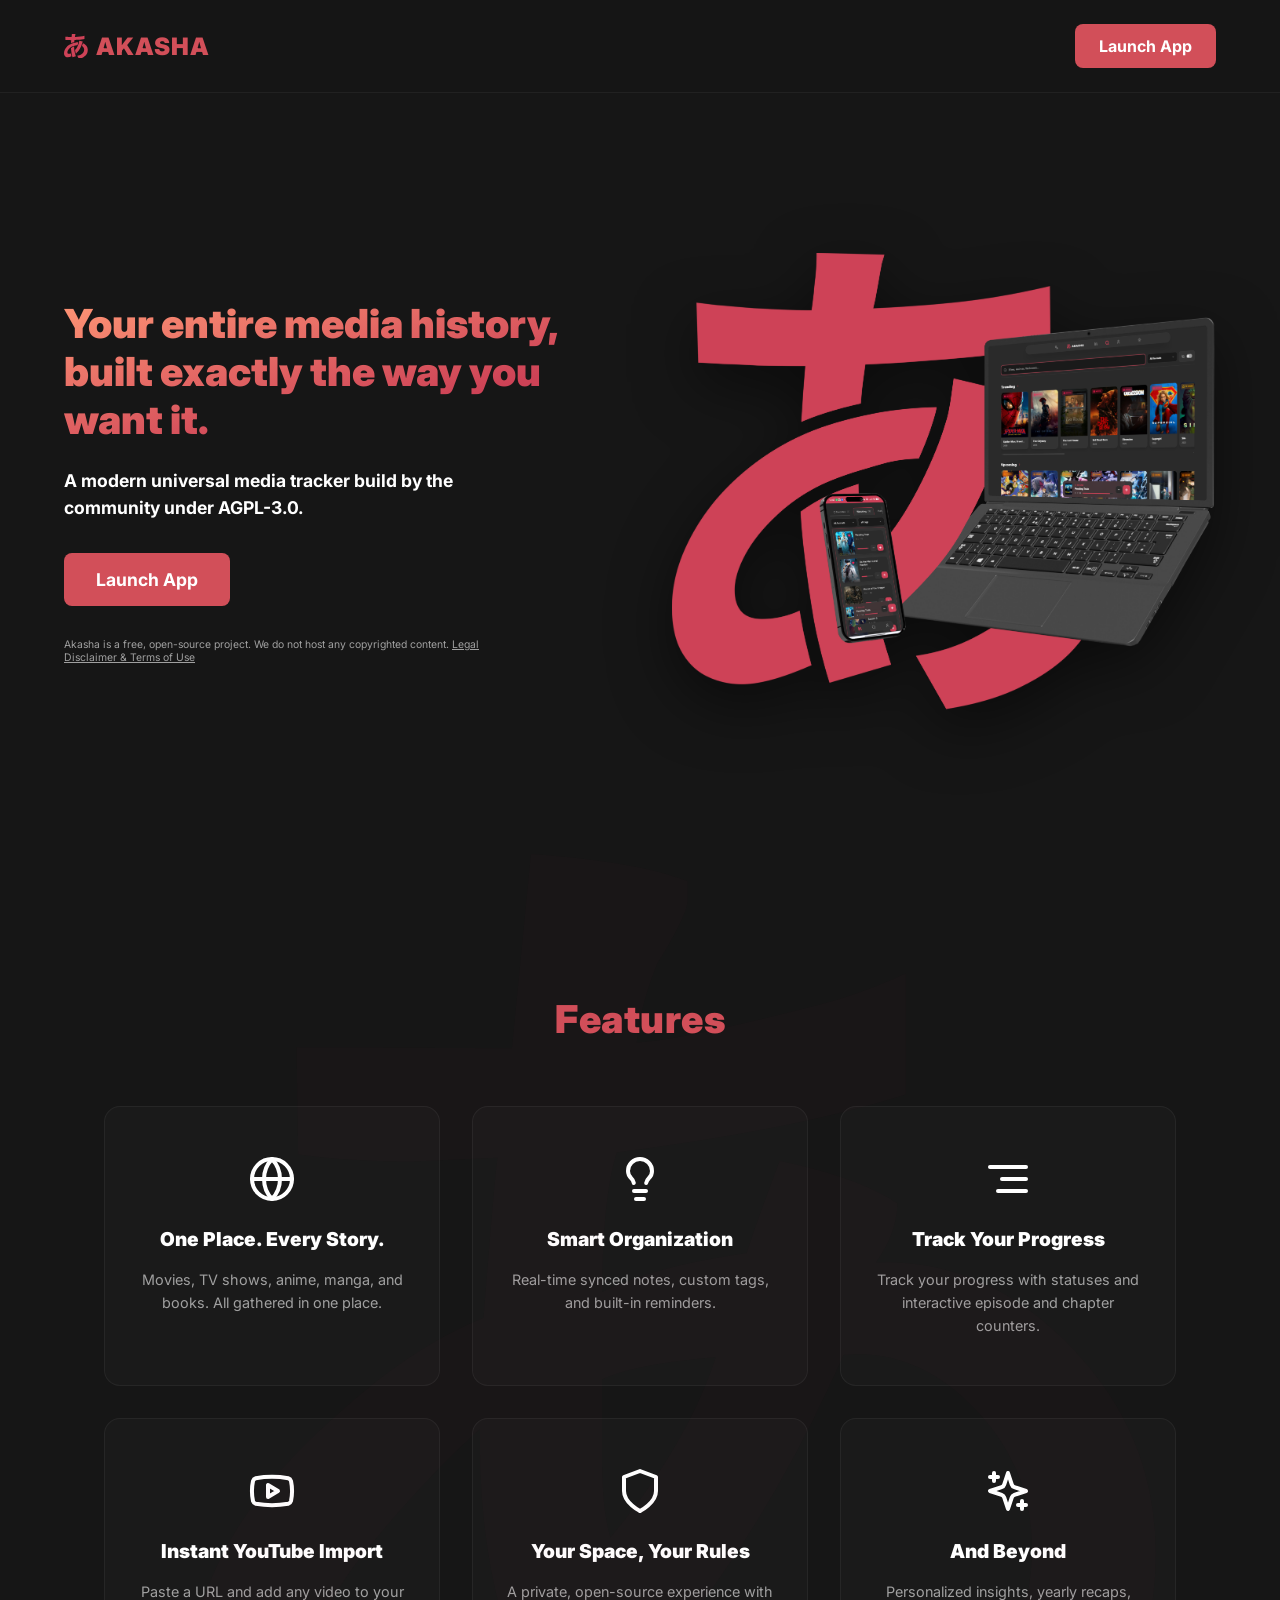
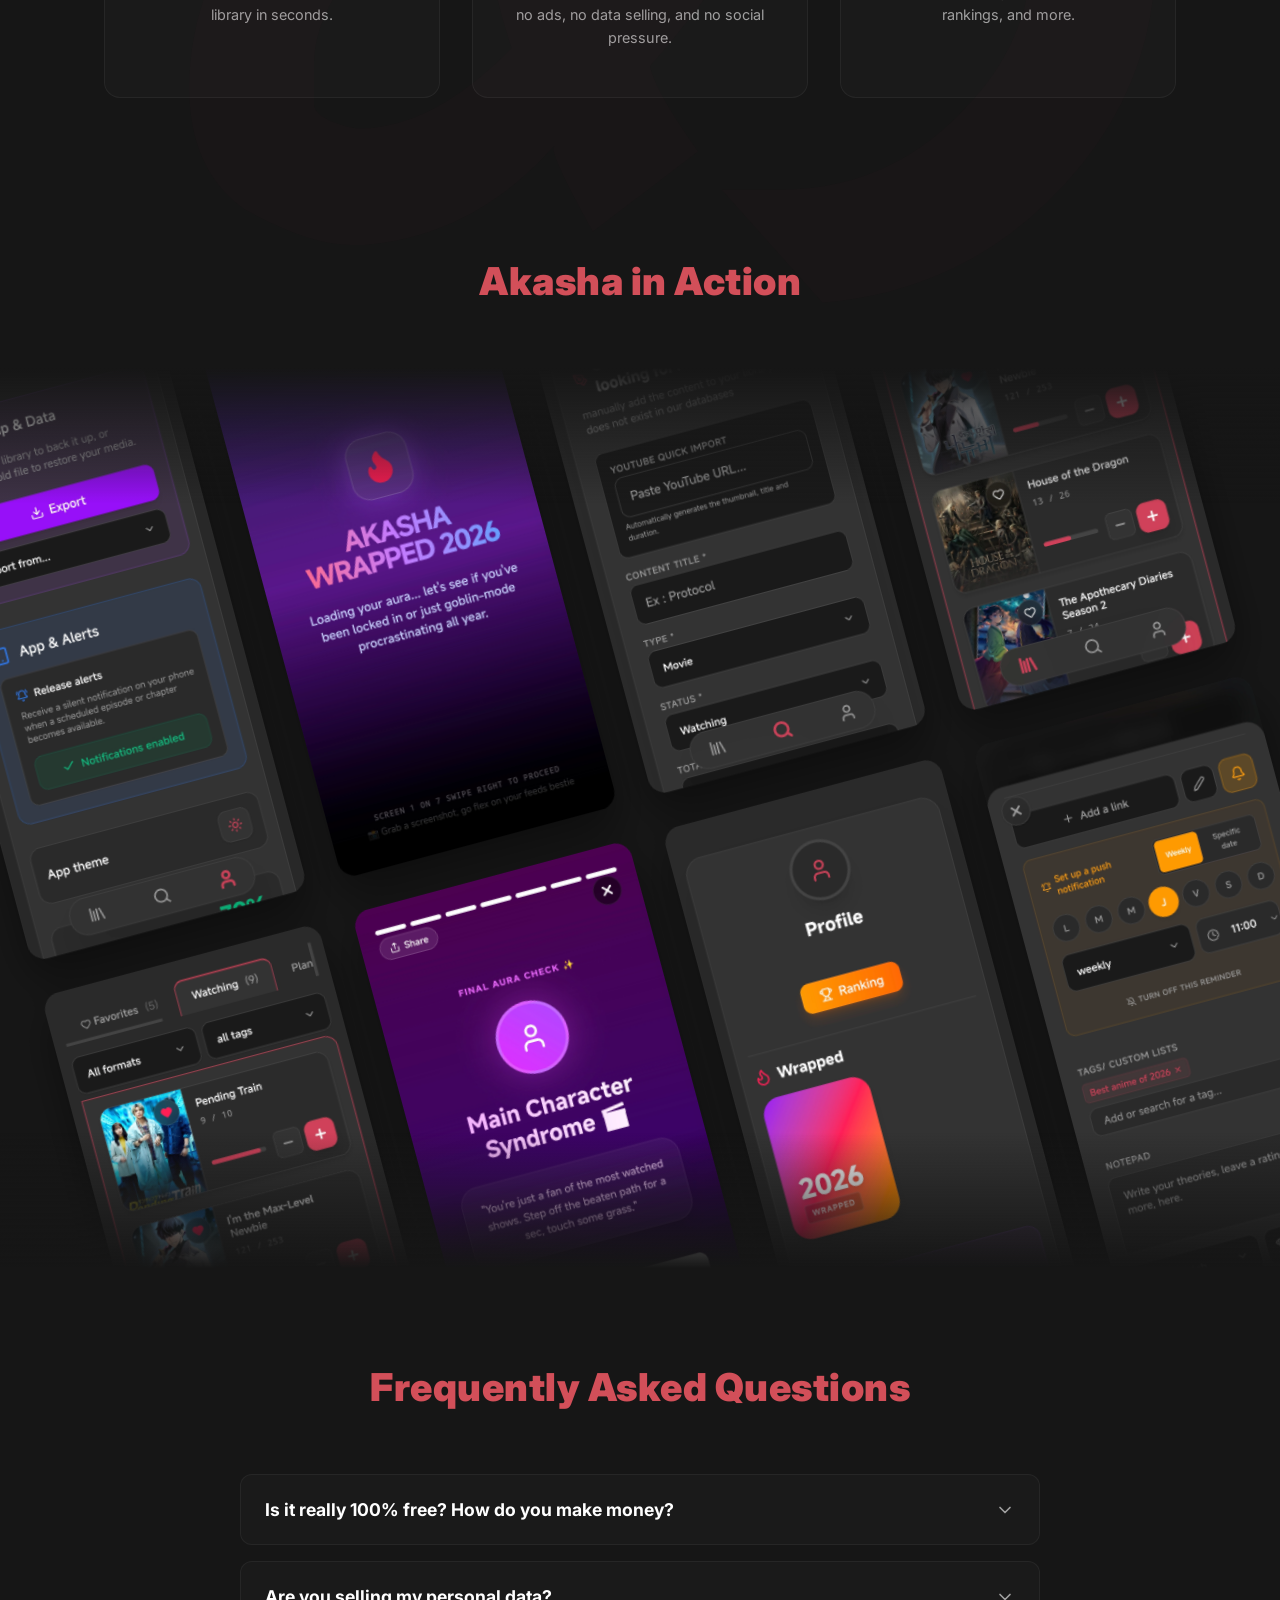
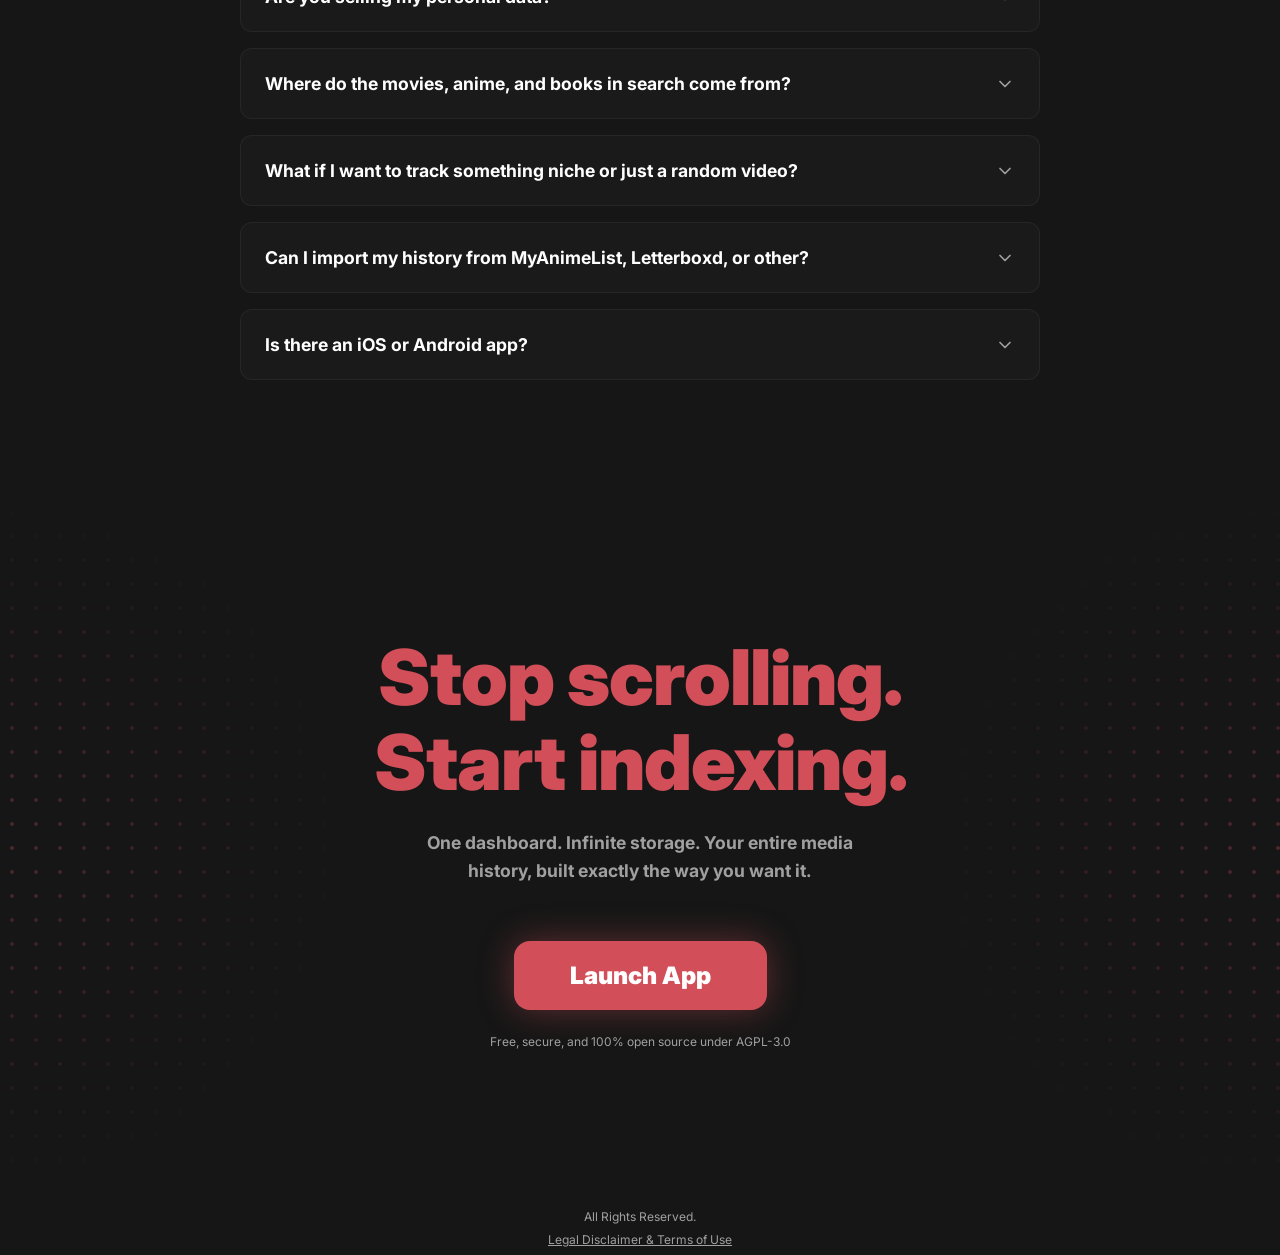
<file: index.html>
<!DOCTYPE html>
<html lang="en">
<head>
    <meta charset="UTF-8">
    <meta name="viewport" content="width=device-width, initial-scale=1.0">
    <link rel="icon" type="image/svg+xml" href="assets/favicon.svg" />

    <title>Akasha - Media Tracker</title>
    <link rel="stylesheet" href="style.css">
    <script src="script.js" defer></script>
    <link href="https://fonts.googleapis.com/css2?family=Inter:wght@400;700;900&display=swap" rel="stylesheet">
    <meta name="description" content="Akasha is your ultimate media tracker. Effortlessly organize, track, and explore your favorite anime, manga, movies, TV shows, and books in one place.">
</head>
<body>
    <!-- Symbole d'arrière-plan (le grand 'A' flouté) -->
    <div class="bg-symbol">あ</div>

    <!-- Navigation avec Glassmorphism -->
    <header class="navbar">
        <div class="logo"><svg width="1.5rem" height="100%" viewBox="0 0 122 127" version="1.1" xmlns="http://www.w3.org/2000/svg" xmlns:xlink="http://www.w3.org/1999/xlink" xml:space="preserve" xmlns:serif="http://www.serif.com/" style="fill-rule:evenodd;clip-rule:evenodd;stroke-linejoin:round;stroke-miterlimit:2;">
            <g transform="matrix(1,0,0,1,-9774.588277,-986.553996)">
                <g transform="matrix(1,0,0,1,9756.703676,902)">
                    <g transform="matrix(1.137638,0,0,1.137638,78.748211,147.692882)">
                        <g transform="matrix(1,0,0,1,-53.5,-55.5)">
                            <path d="M20.619,13.441C20.329,13.426 20.055,13.412 19.799,13.398L20.619,13.441Z" style="fill:rgb(206,66,87);"/>
                            <path d="M64.089,37.355C59.413,37.449 54.283,37.906 49.843,38.72C44.873,39.647 40.339,40.823 36.239,42.245C31.077,44.078 26.294,46.533 21.887,49.61C17.47,52.694 13.601,56.231 10.276,60.221C7.038,64.209 4.517,68.389 2.701,72.763C0.895,77.115 0,81.486 0,85.884C0,90.407 0.824,93.968 2.362,96.66C3.934,99.411 5.981,101.362 8.498,102.582C11.102,103.845 13.907,104.479 16.932,104.479C22.238,104.479 28.383,102.197 33.777,99.873C33.167,97.589 32.567,95.124 31.98,92.481C31.688,91.15 31.318,89.088 30.923,86.643C27.502,88.168 24.539,88.664 21.796,88.664C19.717,88.664 17.847,88.148 16.667,86.706C15.596,85.397 15.176,83.638 15.176,81.66C15.176,79.016 16.102,76.118 17.79,73.009C19.501,69.857 21.912,66.832 24.991,63.929C28.09,60.922 31.669,58.407 35.717,56.383L35.732,56.375C38.819,54.876 42.658,53.483 47.226,52.19C51.525,50.916 54.3,49.964 59.743,49.839C61.229,46.506 62.406,43.405 63.11,41.04L63.117,41.017L63.125,40.993C63.433,40.069 63.842,38.732 64.089,37.355Z" style="fill:rgb(206,66,87);fill-rule:nonzero;"/>
                            <path d="M45.145,55.943C41.97,56.947 39.272,57.991 37.043,59.073C34.932,60.13 32.966,61.325 31.143,62.657C31.228,65.951 31.832,71.598 32.577,77.225C33.38,83.281 34.325,89.163 34.908,91.831L35.355,93.797C36.26,97.688 37.186,101.131 38.132,104.127L53.047,99.728C51.764,95.718 50.549,91.574 49.403,87.296C48.104,82.446 47.068,77.134 46.293,71.363L46.292,71.352L46.29,71.339C45.669,66.062 45.224,62.212 45.145,55.943Z" style="fill:rgb(206,66,87);fill-rule:nonzero;"/>
                            <path d="M83.895,42.313C83.39,43.999 82.963,45.362 82.618,46.398C81.796,49.011 80.901,51.547 79.938,54.005C83.095,55.513 85.192,57.141 87.032,59.818C89.087,62.807 90.112,66.177 90.112,69.884C90.112,73.606 88.994,77.398 86.85,81.239C84.715,85.216 81.065,88.632 76.052,91.534C71.563,94.178 66.546,96.466 59.038,97.581L66.364,110.482C73.903,109.29 80.135,107.38 85.1,104.779L85.112,104.772L85.125,104.767C90.449,102.105 94.63,98.974 97.717,95.399C100.837,91.786 103.034,87.91 104.333,83.77C105.654,79.475 106.312,75.146 106.312,70.78C106.312,63.986 104.476,58.161 100.845,53.238C97.366,48.523 92.105,43.836 84.329,41.088C84.185,41.494 84.04,41.902 83.895,42.313Z" style="fill:rgb(206,66,87);fill-rule:nonzero;"/>
                            <path d="M34.942,2.891C34.996,1.869 35.016,0.905 35.004,0L51.425,0.421C51.209,1.162 51.007,1.865 50.817,2.528L50.804,2.576L50.793,2.626C50.668,3.207 50.362,4.936 50.051,6.696L49.969,7.159C49.62,9.127 49.288,10.994 49.171,11.5L48.725,13.431L50.704,13.336C57.81,12.993 66.523,12.327 73.064,11.467C79.028,10.682 85.166,9.538 91.477,8.041L91.582,22.674C87.664,23.354 83.291,24.004 78.462,24.617C73.107,25.212 67.492,25.723 61.622,26.148L60.548,26.227C55.541,26.596 53.393,26.755 48.065,26.993L46.813,27.049L46.645,28.29C46.567,28.872 46.498,29.372 46.438,29.811C46.017,32.897 46.014,32.92 45.727,36.493C41.994,37.312 38.503,38.285 35.256,39.411L35.246,39.414C33.902,39.891 32.581,40.408 31.285,40.966C31.532,37.075 31.85,32.37 32.127,29.044L32.263,27.42L30.632,27.42C28.169,27.42 23.588,27.381 20.707,27.297C17.898,27.127 15.088,27 12.278,26.914C10.122,26.779 8.148,26.672 6.358,26.59L5.938,12.054C7.223,12.205 8.778,12.392 10.602,12.62L10.652,12.626C13.475,12.883 16.51,13.139 19.758,13.396L19.778,13.396L19.799,13.398L20.619,13.441C24.064,13.618 29.676,13.908 32.477,13.908L33.794,13.908L33.965,12.602C34.293,10.083 34.305,9.935 34.358,9.291C34.367,9.177 34.378,9.048 34.392,8.888L34.553,7.186C34.726,5.874 34.856,4.439 34.942,2.891Z" style="fill:rgb(206,66,87);fill-rule:nonzero;"/>
                            <path d="M67.823,32.858C67.96,31.947 68.072,31.124 68.162,30.394L83.658,34.083C83.418,34.738 83.146,35.5 82.844,36.364C82.246,37.986 81.649,39.651 81.052,41.356L81.041,41.389L81.031,41.421C80.521,43.121 80.099,44.47 79.765,45.474L79.761,45.485L79.757,45.498C77.397,53 74.452,59.81 70.928,65.936L70.905,65.975L70.886,66.015C68.184,71.433 64.234,76.212 60.408,80.245C58.554,82.2 56.743,83.965 55.125,85.542L54.936,85.727C54.136,86.507 53.376,87.248 52.687,87.943C52.557,87.471 52.428,86.996 52.301,86.519C51.099,82.032 50.126,77.111 49.378,71.754C52.83,68.585 56.287,63.267 59.161,57.87C62.041,52.462 64.439,46.782 65.74,42.692L65.985,41.897C66.331,40.857 66.83,39.23 67.103,37.528C67.329,36.453 67.467,35.42 67.601,34.425C67.672,33.896 67.741,33.379 67.821,32.87L67.823,32.858Z" style="fill:rgb(206,66,87);fill-rule:nonzero;"/>
                        </g>
                    </g>
                </g>
            </g>
        </svg><span>AKASHA</span></div>
        <a href="https://your-akasha.vercel.app/" class="btn-primary">Launch App</a>
    </header>

    <!-- Section Héro -->
    <main class="hero">
        <div class="hero-content">
            <h1>Your entire media history, <br>built exactly the way you want it.</h1>
            <p class="subtitle">A modern universal media tracker build by the community under AGPL-3.0.</p>
            
            <a href="https://your-akasha.vercel.app/" class="btn-primary btn-large">Launch App</a>
            
            <p class="disclaimer">
                Akasha is a free, open-source project. We do not host any copyrighted content. <a class="legal-link" href="https://your-akasha.vercel.app/legal.html">Legal Disclaimer & Terms of Use</a>
            </p>
        </div>

        <div class="hero-visual">
            <!-- C'est ici que tu dois insérer l'export PNG transparent de ta maquette Figma -->
            <img src="assets/mockup.webp" alt="Akasha App on Laptop and Mobile" class="mockup-img">
        </div>
    </main>
    <!-- SECTION FEATURES -->
    <section class="features">
        <h2 class="section-title">Features</h2>
        
        <div class="features-grid">
            <!-- Carte 1 -->
            <div class="feature-card">
                <div class="feature-icon">
                    <svg viewBox="0 0 24 24" fill="none" stroke="currentColor" stroke-width="2" stroke-linecap="round" stroke-linejoin="round"><circle cx="12" cy="12" r="10"/><path d="M12 2a14.5 14.5 0 0 0 0 20 14.5 14.5 0 0 0 0-20"/><path d="M2 12h20"/></svg>
                </div>
                <h3>One Place. Every Story.</h3>
                <p>Movies, TV shows, anime, manga, and books. All gathered in one place.</p>
            </div>

            <!-- Carte 2 -->
            <div class="feature-card">
                <div class="feature-icon">
                    <svg viewBox="0 0 24 24" fill="none" stroke="currentColor" stroke-width="2" stroke-linecap="round" stroke-linejoin="round"><line x1="9" y1="18" x2="15" y2="18"/><line x1="10" y1="22" x2="14" y2="22"/><path d="M15.09 14c.18-.98.65-1.74 1.41-2.5A4.65 4.65 0 0 0 18 8 6 6 0 0 0 6 8c0 1 .23 2.23 1.5 3.5A4.61 4.61 0 0 1 8.91 14"/></svg>
                </div>
                <h3>Smart Organization</h3>
                <p>Real-time synced notes, custom tags, and built-in reminders.</p>
            </div>

            <!-- Carte 3 -->
            <div class="feature-card">
                <div class="feature-icon">
                    <svg viewBox="0 0 24 24" fill="none" stroke="currentColor" stroke-width="2" stroke-linecap="round" stroke-linejoin="round"><line x1="21" y1="6" x2="3" y2="6"/><line x1="21" y1="12" x2="9" y2="12"/><line x1="21" y1="18" x2="7" y2="18"/></svg>
                </div>
                <h3>Track Your Progress</h3>
                <p>Track your progress with statuses and interactive episode and chapter counters.</p>
            </div>

            <!-- Carte 4 -->
            <div class="feature-card">
                <div class="feature-icon">
                    <svg viewBox="0 0 24 24" fill="none" stroke="currentColor" stroke-width="2" stroke-linecap="round" stroke-linejoin="round"><path d="M2.5 17a24.12 24.12 0 0 1 0-10 2 2 0 0 1 1.4-1.4 49.56 49.56 0 0 1 16.2 0A2 2 0 0 1 21.5 7a24.12 24.12 0 0 1 0 10 2 2 0 0 1-1.4 1.4 49.55 49.55 0 0 1-16.2 0A2 2 0 0 1 2.5 17"/><path d="m10 15 5-3-5-3z"/></svg>
                </div>
                <h3>Instant YouTube Import</h3>
                <p>Paste a URL and add any video to your library in seconds.</p>
            </div>

            <!-- Carte 5 -->
            <div class="feature-card">
                <div class="feature-icon">
                    <svg viewBox="0 0 24 24" fill="none" stroke="currentColor" stroke-width="2" stroke-linecap="round" stroke-linejoin="round"><path d="M12 22s8-4 8-10V5l-8-3-8 3v7c0 6 8 10 8 10"/></svg>
                </div>
                <h3>Your Space, Your Rules</h3>
                <p>A private, open-source experience with no ads, no data selling, and no social pressure.</p>
            </div>

            <!-- Carte 6 -->
            <div class="feature-card">
                <div class="feature-icon">
                    <svg viewBox="0 0 24 24" fill="none" stroke="currentColor" stroke-width="2" stroke-linecap="round" stroke-linejoin="round"><path d="m12 3-1.912 5.813a2 2 0 0 1-1.275 1.275L3 12l5.813 1.912a2 2 0 0 1 1.275 1.275L12 21l1.912-5.813a2 2 0 0 1 1.275-1.275L21 12l-5.813-1.912a2 2 0 0 1-1.275-1.275L12 3Z"/><path d="M5 3v4"/><path d="M19 17v4"/><path d="M3 5h4"/><path d="M17 19h4"/></svg>
                </div>
                <h3>And Beyond</h3>
                <p>Personalized insights, yearly recaps, rankings, and more.</p>
            </div>
        </div>
        
    </section>
    <div class="section-header">
        <h2 class="section-title">Akasha in Action</h2>
    </div>
    <section class="screenshot-showcase">

        <!-- Overlay pour le fondu noir en haut et en bas -->
         
        
        <div class="fade-overlay"></div>
        
        
        

        <div class="showcase-grid">
            <!-- Colonne 1 (Monte) -->
            <div class="showcase-col scroll-up">
                <!-- Set original -->
                <img src="assets/S1.webp" alt="Akasha UI">
                <img src="assets/S2.webp" alt="Akasha UI">
                <img src="assets/S3.webp" alt="Akasha UI">
                <img src="assets/S4.webp" alt="Akasha UI">
                <!-- Set dupliqué OBLIGATOIRE pour la boucle infinie -->
                <img src="assets/S1.webp" alt="Akasha UI">
                <img src="assets/S2.webp" alt="Akasha UI">
                <img src="assets/S3.webp" alt="Akasha UI">
                <img src="assets/S4.webp" alt="Akasha UI">
            </div>

            <!-- Colonne 2 (Descend) -->
            <div class="showcase-col scroll-down">
                <img src="assets/S5.webp" alt="Akasha UI">
                <img src="assets/S6.webp" alt="Akasha UI">
                <img src="assets/S7.webp" alt="Akasha UI">
                <img src="assets/S8.webp" alt="Akasha UI">
                
                <img src="assets/S5.webp" alt="Akasha UI">
                <img src="assets/S6.webp" alt="Akasha UI">
                <img src="assets/S7.webp" alt="Akasha UI">
                <img src="assets/S8.webp" alt="Akasha UI">
            </div>

            <!-- Colonne 3 (Monte) -->
            <div class="showcase-col scroll-up">
                <img src="assets/S9.webp" alt="Akasha UI">
                <img src="assets/S10.webp" alt="Akasha UI">
                <img src="assets/S11.webp" alt="Akasha UI">
                <img src="assets/S12.webp" alt="Akasha UI">
                
                <img src="assets/S9.webp" alt="Akasha UI">
                <img src="assets/S10.webp" alt="Akasha UI">
                <img src="assets/S11.webp" alt="Akasha UI">
                <img src="assets/S12.webp" alt="Akasha UI">
            </div>

            <!-- Colonne 4 (Descend) -->
            <div class="showcase-col scroll-down">
                <img src="assets/S13.webp" alt="Akasha UI">
                <img src="assets/S14.webp" alt="Akasha UI">
                <img src="assets/S15.webp" alt="Akasha UI">
                <img src="assets/S1.webp" alt="Akasha UI"> <!-- On réutilise la 1 pour compléter -->
                
                <img src="assets/S13.webp" alt="Akasha UI">
                <img src="assets/S14.webp" alt="Akasha UI">
                <img src="assets/S15.webp" alt="Akasha UI">
                <img src="assets/S1.webp" alt="Akasha UI">
            </div>
        </div>
    </section>
    <!-- SECTION FAQ -->
    <section class="faq-section">
        <h2 class="section-title">Frequently Asked Questions</h2>
        
        <div class="faq-container">
            <!-- Question 1 -->
            <details class="faq-item">
                <summary class="faq-question">
                    Is it really 100% free? How do you make money?
                    <svg class="faq-icon" viewBox="0 0 24 24" fill="none" stroke="currentColor" stroke-width="2" stroke-linecap="round" stroke-linejoin="round"><polyline points="6 9 12 15 18 9"></polyline></svg>
                </summary>
                <div class="faq-answer-wrapper">
                    <div class="faq-answer">
                        <p>Zero ads, zero hidden fees. This is an open-source project built out of passion, not profit. It's AGPL-3.0 licensed, so you can even peek under the hood yourself.</p>
                    </div>
                </div>
                
            </details>

            <!-- Question 2 -->
            <details class="faq-item">
                <summary class="faq-question">
                    Are you selling my personal data?
                    <svg class="faq-icon" viewBox="0 0 24 24" fill="none" stroke="currentColor" stroke-width="2" stroke-linecap="round" stroke-linejoin="round"><polyline points="6 9 12 15 18 9"></polyline></svg>
                </summary>
                <div class="faq-answer-wrapper">
                    <div class="faq-answer">
                        <p>Absolutely not. Your lists, notes, and watch history stay yours. This is a personal tracker, not an ad network. We don't collect, share, or monetize your data.</p>
                    </div>
                </div>
                
            </details>

            <!-- Question 3 -->
            <details class="faq-item">
                <summary class="faq-question">
                    Where do the movies, anime, and books in search come from?
                    <svg class="faq-icon" viewBox="0 0 24 24" fill="none" stroke="currentColor" stroke-width="2" stroke-linecap="round" stroke-linejoin="round"><polyline points="6 9 12 15 18 9"></polyline></svg>
                </summary>
                <div class="faq-answer-wrapper">
                    <div class="faq-answer">
                        <p>We pull from the best global sources in real time. TMDB for film, AniList for Asian pop culture, and Hardcover for literature. No stale archives, just fresh, reliable metadata.</p>
                    </div>
                </div>
                
            </details>

            <!-- Question 4 -->
            <details class="faq-item">
                <summary class="faq-question">
                    What if I want to track something niche or just a random video?
                    <svg class="faq-icon" viewBox="0 0 24 24" fill="none" stroke="currentColor" stroke-width="2" stroke-linecap="round" stroke-linejoin="round"><polyline points="6 9 12 15 18 9"></polyline></svg>
                </summary>
                <div class="faq-answer-wrapper">
                    <div class="faq-answer">
                        <p>No problem! Add it manually, or paste a YouTube URL and import it instantly. If it exists, you can track it.</p>
                    </div>
                </div>
                
            </details>

            <!-- Question 5 -->
            <details class="faq-item">
                <summary class="faq-question">
                    Can I import my history from MyAnimeList, Letterboxd, or other?
                    <svg class="faq-icon" viewBox="0 0 24 24" fill="none" stroke="currentColor" stroke-width="2" stroke-linecap="round" stroke-linejoin="round"><polyline points="6 9 12 15 18 9"></polyline></svg>
                </summary>
                <div class="faq-answer-wrapper">
                    <div class="faq-answer">
                    <p>Yes, you can. The import feature works with several platforms, and updates are being made to improve it.</p>
                </div>
                </div>
                
            </details>

            <!-- Question 6 -->
            <details class="faq-item">
                <summary class="faq-question">
                    Is there an iOS or Android app?
                    <svg class="faq-icon" viewBox="0 0 24 24" fill="none" stroke="currentColor" stroke-width="2" stroke-linecap="round" stroke-linejoin="round"><polyline points="6 9 12 15 18 9"></polyline></svg>
                </summary>
                <div class="faq-answer-wrapper">
                    <div class="faq-answer">
                        <p>Not a native one yet. But this is a full-featured PWA web app. Just add it to your home screen, and it works like an app, with no download or store required.</p>
                    </div>
                </div>
                
            </details>
        </div>
    </section>
    
    <!-- SECTION CALL TO ACTION -->
    <section class="cta-section">
        <!-- Génération des points en CSS pur -->
        <div class="cta-pattern left"></div>
        <div class="cta-pattern right"></div>

        <div class="cta-content">
            <h2 class="cta-title">Stop scrolling.<br>Start indexing.</h2>
            <p class="cta-subtitle">One dashboard. Infinite storage. Your entire media<br>history, built exactly the way you want it.</p>
            
            <a href="https://your-akasha.vercel.app/" class="btn-glow">Launch App</a>
            
            <p class="cta-disclaimer">Free, secure, and 100% open source under AGPL-3.0</p>
        </div>
    </section>
    <span class="legal">All Rights Reserved.</span><a class="legal" href="/legal.html">Legal Disclaimer & Terms of Use</a>
</body>
</html>
</file>
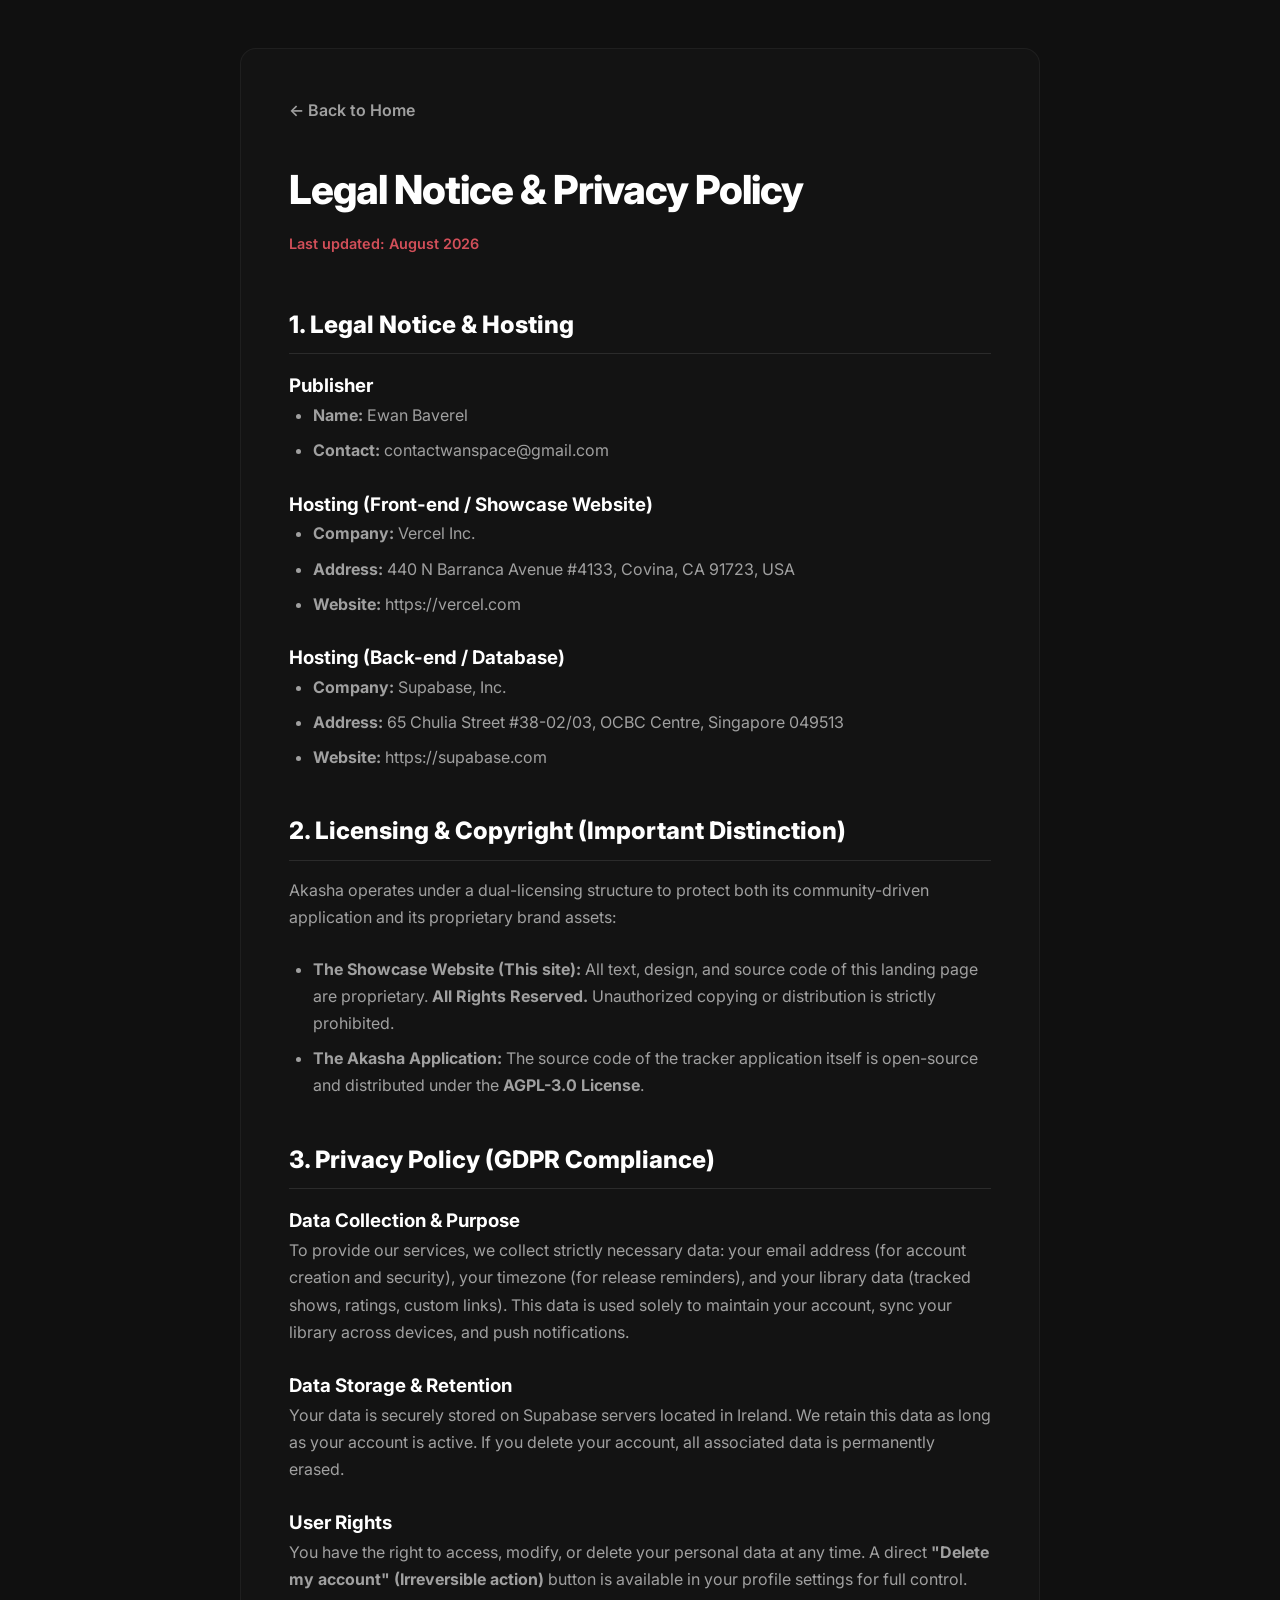
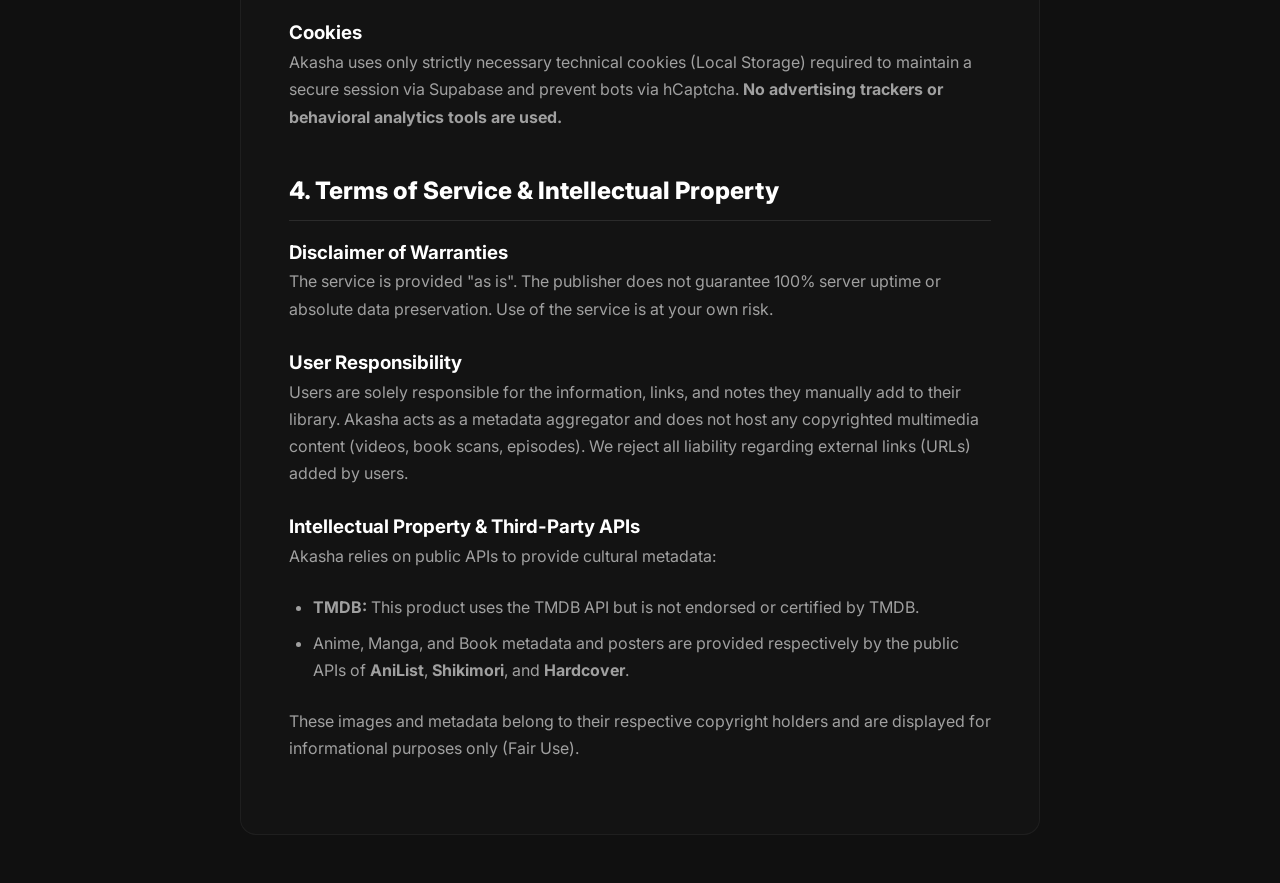
<file: legal.html>
<!DOCTYPE html>
<html lang="en">
<head>
    <meta charset="UTF-8">
    <meta name="viewport" content="width=device-width, initial-scale=1.0">
    <title>Legal Notice & Privacy Policy - Akasha</title>
    <meta name="description" content="Legal notice, terms of service, and privacy policy for the Akasha application and website.">
    <link rel="stylesheet" href="/legal.css">
</head>
<body>
    <div class="legal-container">
        <div class="back-nav">
            <a href="/" class="btn-back">← Back to Home</a>
        </div>

        <h1>Legal Notice & Privacy Policy</h1>
        <span class="last-updated">Last updated: August 2026</span>

        <div class="legal-card">
            <h2>1. Legal Notice & Hosting</h2>
            
            <h3>Publisher</h3>
            <ul>
                <li><strong>Name:</strong> Ewan Baverel</li>
                <li><strong>Contact:</strong> contactwanspace@gmail.com</li>
            </ul>

            <h3>Hosting (Front-end / Showcase Website)</h3>
            <ul>
                <li><strong>Company:</strong> Vercel Inc.</li>
                <li><strong>Address:</strong> 440 N Barranca Avenue #4133, Covina, CA 91723, USA</li>
                <li><strong>Website:</strong> https://vercel.com</li>
            </ul>

            <h3>Hosting (Back-end / Database)</h3>
            <ul>
                <li><strong>Company:</strong> Supabase, Inc.</li>
                <li><strong>Address:</strong> 65 Chulia Street #38-02/03, OCBC Centre, Singapore 049513</li>
                <li><strong>Website:</strong> https://supabase.com</li>
            </ul>
        </div>

        <div class="legal-card">
            <h2>2. Licensing & Copyright (Important Distinction)</h2>
            <p>Akasha operates under a dual-licensing structure to protect both its community-driven application and its proprietary brand assets:</p>
            <ul>
                <li><strong>The Showcase Website (This site):</strong> All text, design, and source code of this landing page are proprietary. <strong>All Rights Reserved.</strong> Unauthorized copying or distribution is strictly prohibited.</li>
                <li><strong>The Akasha Application:</strong> The source code of the tracker application itself is open-source and distributed under the <strong>AGPL-3.0 License</strong>.</li>
            </ul>
        </div>

        <div class="legal-card">
            <h2>3. Privacy Policy (GDPR Compliance)</h2>
            
            <h3>Data Collection & Purpose</h3>
            <p>To provide our services, we collect strictly necessary data: your email address (for account creation and security), your timezone (for release reminders), and your library data (tracked shows, ratings, custom links). This data is used solely to maintain your account, sync your library across devices, and push notifications.</p>

            <h3>Data Storage & Retention</h3>
            <p>Your data is securely stored on Supabase servers located in Ireland. We retain this data as long as your account is active. If you delete your account, all associated data is permanently erased.</p>

            <h3>User Rights</h3>
            <p>You have the right to access, modify, or delete your personal data at any time. A direct <strong>"Delete my account" (Irreversible action)</strong> button is available in your profile settings for full control.</p>

            <h3>Cookies</h3>
            <p>Akasha uses only strictly necessary technical cookies (Local Storage) required to maintain a secure session via Supabase and prevent bots via hCaptcha. <strong>No advertising trackers or behavioral analytics tools are used.</strong></p>
        </div>

        <div class="legal-card">
            <h2>4. Terms of Service & Intellectual Property</h2>
            
            <h3>Disclaimer of Warranties</h3>
            <p>The service is provided "as is". The publisher does not guarantee 100% server uptime or absolute data preservation. Use of the service is at your own risk.</p>

            <h3>User Responsibility</h3>
            <p>Users are solely responsible for the information, links, and notes they manually add to their library. Akasha acts as a metadata aggregator and does not host any copyrighted multimedia content (videos, book scans, episodes). We reject all liability regarding external links (URLs) added by users.</p>

            <h3>Intellectual Property & Third-Party APIs</h3>
            <p>Akasha relies on public APIs to provide cultural metadata:</p>
            <ul>
                <li><strong>TMDB:</strong> This product uses the TMDB API but is not endorsed or certified by TMDB.</li>
                <li>Anime, Manga, and Book metadata and posters are provided respectively by the public APIs of <strong>AniList</strong>, <strong>Shikimori</strong>, and <strong>Hardcover</strong>.</li>
            </ul>
            <p>These images and metadata belong to their respective copyright holders and are displayed for informational purposes only (Fair Use).</p>
        </div>
    </div>
</body>
</html>
</file>
<file: style.css>
:root {
    --bg-dark: #161616;
    --text-main: #ffffff;
    --text-muted: #a0a0a0;
    --akasha-red: #d24f59; /* Ajuste avec le code hex exact de ta maquette */
    --akasha-red-hover: #b8434c;
    --font-sans: 'Inter', sans-serif;
}

* {
    margin: 0;
    padding: 0;
    box-sizing: border-box;
}

html, body {
    background-color: var(--bg-dark);
    color: var(--text-main);
    font-family: var(--font-sans);
    min-height: 100vh;
    /* On verrouille la largeur maximale à 100% de la fenêtre */
    max-width: 100vw; 
    overflow-x: hidden;
    position: relative;
}

/* Le grand symbole en fond */
.bg-symbol {
    position: absolute;
    top: 150vh;
    left: 10%;
    transform: translateY(-50%);
    font-size: 120vh;
    font-weight: 900;
    color: rgba(210, 79, 89, 0.02);
    z-index: 1;
    pointer-events: none;
    user-select: none;
}

/* --- NAVBAR --- */
.navbar {
    position: fixed;
    top: 0;
    width: 100%;
    display: flex;
    justify-content: space-between;
    align-items: center;
    padding: 1.5rem 4rem;
    z-index: 100;
    
    /* Effet Glassmorphism */
    background: rgba(22, 22, 22, 0.6);
    backdrop-filter: blur(12px);
    -webkit-backdrop-filter: blur(12px);
    border-bottom: 1px solid rgba(255, 255, 255, 0.05);
}

.logo {
    color: var(--akasha-red);
    font-weight: 900;
    font-size: 1.5rem;
    letter-spacing: 1px;
    display: flex;
    align-items: center;
    gap: 0.5rem;
}


/* --- BOUTONS --- */
.btn-primary {
    background-color: var(--akasha-red);
    color: white;
    text-decoration: none;
    padding: 0.75rem 1.5rem;
    border-radius: 8px;
    font-weight: 700;
    transition: 0.2s ease;
    display: inline-block;
}

.btn-primary:hover {
    background-color: var(--akasha-red-hover);
    transform: scale(1.05);
}

.btn-large {
    padding: 1rem 2rem;
    font-size: 1.1rem;
    margin-bottom: 1rem;
}

/* --- HERO SECTION --- */
.hero {
    display: grid;
    grid-template-columns: 1fr 1fr;
    align-items: center;
    min-height: 100vh;
    padding: 6rem 4rem 2rem 4rem;
    gap: 4rem;
    max-width: 1800px;
    margin: 0 auto;
}

.hero-content {
    display: flex;
    flex-direction: column;
    align-items: flex-start;
}

.hero-content h1 {
    background: #FF9575;
    background: linear-gradient(to bottom right, #FF9575 0%, #CD4256 70%);
    background-clip: text;
    -webkit-background-clip: text;
    -webkit-text-fill-color: transparent;
    font-size: clamp(2.5rem, 3vw, 3rem);
    line-height: 1.2;
    font-weight: 900;
    margin-bottom: 1.5rem;
}

.subtitle {
    font-size: 1.1rem;
    font-weight: 700;
    margin-bottom: 2rem;
    max-width: 80%;
    line-height: 1.5;
}

.disclaimer {
    font-size: 0.65rem;
    color: var(--text-muted);
    margin-top: 1rem;
    max-width: 80%;
}

/* --- VISUEL --- */
.hero-visual {
    display: flex;
    justify-content: center;
    align-items: center;
    position: relative;
}

.mockup-img {
    width: 100%;
    max-width: 1000px;
    height: auto;
    object-fit: contain;
    /* Ombre portée pour détacher les appareils du fond */
    filter: drop-shadow(0 20px 30px rgba(0, 0, 0, 0.5));
}

/* --- RESPONSIVE MOBILE --- */
@media (max-width: 792px) {
    .navbar {
        padding: 1rem 1.5rem;
    }
    
    .nav-center {
        display: none; /* On cache le texte central sur mobile pour aérer */
    }

    .hero {
        grid-template-columns: 1fr;
        padding: 8rem 1.5rem 3rem 1.5rem;
        text-align: center;
        gap: 2rem;
        
    }

    .hero-content {
        align-items: center;
    }

    .subtitle, .disclaimer {
        max-width: 100%;
    }
    
}

/* --- SECTION FEATURES --- */
.features {
    padding: 6rem 4rem;
    max-width: 1200px;
    margin: 0 auto;
    text-align: center;
}


.section-title {
    color: var(--akasha-red);
    font-size: clamp(2rem, 3vw, 2.5rem);
    font-weight: 900;
    margin-bottom: 4rem;
    letter-spacing: 0.5px;
}

/* La vraie grille équilibrée */
.features-grid {
    display: grid;
    grid-template-columns: repeat(3, 1fr);
    gap: 2rem;
}

/* Les Cartes */
.feature-card {
    background-color: rgba(255, 255, 255, 0.02);
    border: 1px solid rgba(255, 255, 255, 0.05);
    border-radius: 16px;
    padding: 3rem 2rem;
    display: flex;
    flex-direction: column;
    align-items: center;
    transition: transform 0.3s ease, border-color 0.3s ease, background-color 0.3s ease;
}

.feature-card:hover {
    transform: translateY(-8px);
    border-color: rgba(210, 79, 89, 0.4); /* Le rouge Akasha en bordure au survol */
    background-color: rgba(255, 255, 255, 0.04);
}

/* Icônes */
.feature-icon {
    width: 48px;
    height: 48px;
    color: var(--text-main);
    margin-bottom: 1.5rem;
    transition: color 0.3s ease;
}

.feature-card:hover .feature-icon {
    color: var(--akasha-red);
}

.feature-icon svg {
    width: 100%;
    height: 100%;
}

/* Textes des cartes */
.feature-card h3 {
    font-size: 1.2rem;
    font-weight: 900;
    margin-bottom: 1rem;
    color: var(--text-main);
    line-height: 1.3;
}

.feature-card p {
    font-size: 0.9rem;
    color: var(--text-muted);
    line-height: 1.6;
    font-weight: 400;
}

/* --- RESPONSIVE FEATURES --- */
@media (max-width: 1024px) {
    /* Sur tablette, on passe en 2 colonnes x 3 lignes */
    .features-grid {
        grid-template-columns: repeat(2, 1fr);
    }
}

@media (max-width: 768px) {
    /* Sur mobile, on passe en 1 colonne, et on réduit les marges */
    .features {
        padding: 4rem 1.5rem;
    }
    .features-grid {
        grid-template-columns: repeat(2, 1fr);
        gap: 1.5rem;
    }
    .feature-card {
        padding: 2.5rem 1.5rem;
    }
}

/* --- SECTION CTA (Call To Action) --- */
.cta-section {
    position: relative;
    padding: 10rem 2rem;
    text-align: center;
    overflow: hidden; /* Empêche les points de déborder de l'écran */
    display: flex;
    justify-content: center;
    align-items: center;
    background-color: var(--bg-dark);
}

/* Le contenu central */
.cta-content {
    position: relative;
    z-index: 2; /* S'assure que le texte passe au-dessus des motifs */
    max-width: 800px;
    display: flex;
    flex-direction: column;
    align-items: center;
}

.cta-title {
    color: var(--akasha-red);
    /* Utilisation de clamp() pour un texte géant qui s'adapte aux mobiles */
    font-size: clamp(3rem, 6vw, 6rem); 
    font-weight: 900;
    line-height: 1.1;
    margin-bottom: 1.5rem;
    letter-spacing: -1px;
}

.cta-subtitle {
    font-size: 1.1rem;
    color: var(--text-muted);
    margin-bottom: 3.5rem;
    line-height: 1.6;
    font-weight: 700;
}

/* Le bouton avec effet Glow */
.btn-glow {
    background-color: var(--akasha-red);
    color: white;
    text-decoration: none;
    padding: 1.25rem 3.5rem;
    border-radius: 16px;
    font-size: 1.5rem;
    font-weight: 900;
    transition: all 0.3s ease;
    /* C'est ici que la magie du halo rouge opère */
    box-shadow: 0 0 35px rgba(210, 79, 89, 0.4); 
    margin-bottom: 1.5rem;
}

.btn-glow:hover {
    background-color: var(--akasha-red-hover);
    box-shadow: 0 0 50px rgba(210, 79, 89, 0.6);
    transform: scale(1.02);
}

.cta-disclaimer {
    font-size: 0.75rem;
    color: var(--text-muted);
}

/* --- LE MOTIF DE POINTS CSS (Dot Pattern) --- */
.cta-pattern {
    position: absolute;
    top: 0;
    bottom: 0;
    width: 350px;
    /* Crée le motif de pois rouges */
    background-image: radial-gradient(rgba(210, 79, 89, 0.5) 2px, transparent 2px);
    background-size: 24px 24px;
    z-index: 1;
    opacity: 0.6;
}

.cta-pattern.left {
    left: 0;
    /* Masque le motif pour créer un dégradé qui s'efface vers le centre et le haut/bas */
    -webkit-mask-image: radial-gradient(circle at center left, black 0%, transparent 70%);
    mask-image: radial-gradient(circle at center left, black 0%, transparent 70%);
}

.cta-pattern.right {
    right: 0;
    -webkit-mask-image: radial-gradient(circle at center right, black 0%, transparent 70%);
    mask-image: radial-gradient(circle at center right, black 0%, transparent 70%);
}

/* --- RESPONSIVE CTA --- */
@media (max-width: 768px) {
    .cta-section {
        padding: 6rem 1.5rem;
    }
    
    .btn-glow {
        font-size: 1.2rem;
        padding: 1rem 2.5rem;
    }

    /* Sur mobile, on masque les points ou on les réduit pour ne pas polluer l'écran */
    .cta-pattern {
        width: 150px;
        opacity: 0.3;
    }
}
.screen {
    display: block;
    
}
.section-header {
    text-align: center;
    margin: 4rem 0 2rem 0;
}
/* --- SECTION SHOWCASE (Screenshots) --- */
.screenshot-showcase {
    position: relative;
    width: 100%;
    height: 100vh; /* Prend toute la hauteur de l'écran */
    background-color: var(--bg-dark);
    overflow: hidden;
    display: flex;
    align-items: center;
    justify-content: center;
}

.showcase-title {
    position: relative;
    top: 10%;
    z-index: 10;
    color: var(--text-main);
    font-size: clamp(2rem, 4vw, 3rem);
    font-weight: 900;
    text-shadow: 0 10px 30px rgba(0, 0, 0, 0.8);
}

/* Le dégradé qui masque les images en haut et en bas proprement */
.fade-overlay {
    position: absolute;
    inset: 0;
    z-index: 5;
    background: linear-gradient(
        to bottom, 
        var(--bg-dark) 0%, 
        transparent 15%, 
        transparent 85%, 
        var(--bg-dark) 100%
    );
    pointer-events: none;
}

/* La grille inclinée */
.showcase-grid {
    display: flex;
    gap: 2rem;
    /* C'est ici qu'on incline tout le bloc */
    transform: rotate(-15deg) scale(1.1);
    width: 120vw; /* Plus large que l'écran pour cacher les bords vides */
    height: 150vh;
    justify-content: center;
    align-items: center;
}

/* Les Colonnes */
.showcase-col {
    display: flex;
    flex-direction: column;
    gap: 2rem;
    width: 260px; /* Largeur de tes captures */
    will-change: transform; /* Optimisation matérielle obligatoire */
}

/* Les Images */
.showcase-col img {
    width: 100%;
    border-radius: 16px;
    box-shadow: 0 20px 40px rgba(0, 0, 0, 0.4);
    object-fit: cover;
    display: block; /* Évite les espaces fantômes sous les balises img */
}

/* --- ANIMATIONS INFINIES --- */

/* La colonne qui monte doit démarrer à 0 et finir à -50% (là où commence la duplication) */
@keyframes marqueeUp {
    0% { transform: translateY(0); }
    100% { transform: translateY(-50%); }
}

/* La colonne qui descend doit démarrer de plus haut (-50%) et finir à 0 */
@keyframes marqueeDown {
    0% { transform: translateY(-50%); }
    100% { transform: translateY(0); }
}

.scroll-up {
    /* Ajuste les 40s pour modifier la vitesse */
    animation: marqueeUp 40s linear infinite;
}

.scroll-down {
    animation: marqueeDown 40s linear infinite;
}



/* --- RESPONSIVE MOBILE --- */
@media (max-width: 768px) {
    .showcase-grid {
        gap: 1rem;
        transform: rotate(-10deg) scale(1.2);
    }
    
    .showcase-col {
        width: 160px;
        gap: 1rem;
    }
}

/* --- SECTION FAQ --- */
.faq-section {
    padding: 6rem 2rem;
    background-color: var(--bg-dark);
    display: flex;
    flex-direction: column;
    align-items: center;
}

.faq-container {
    width: 100%;
    max-width: 800px;
    display: flex;
    flex-direction: column;
    gap: 1rem;
}

/* Style de la boîte globale */
.faq-item {
    background-color: rgba(255, 255, 255, 0.02);
    border: 1px solid rgba(255, 255, 255, 0.05);
    border-radius: 12px;
    overflow: hidden;
    transition: background-color 0.3s ease, border-color 0.3s ease;
}

.faq-item:hover {
    background-color: rgba(255, 255, 255, 0.04);
    border-color: rgba(255, 255, 255, 0.1);
}

/* Style de la question (cliquable) */
.faq-question {
    padding: 1.5rem;
    font-size: 1.1rem;
    font-weight: 700;
    color: var(--text-main);
    cursor: pointer;
    display: flex;
    justify-content: space-between;
    align-items: center;
    list-style: none; /* Supprime la flèche par défaut de Firefox */
    user-select: none;
}

/* Supprime la flèche par défaut de Chrome/Safari */
.faq-question::-webkit-details-marker {
    display: none;
}

/* L'icône de chevron */
.faq-icon {
    width: 20px;
    height: 20px;
    color: var(--text-muted);
    transition: transform 0.3s ease, color 0.3s ease;
    flex-shrink: 0;
    margin-left: 1rem;
}

.faq-item:hover .faq-icon {
    color: var(--akasha-red);
}

/* Rotation de l'icône quand la question est ouverte */
details[open] .faq-icon {
    transform: rotate(180deg);
    color: var(--akasha-red);
}

/* Garder la bordure rouge quand l'item est ouvert */
details[open].faq-item {
    border-color: rgba(210, 79, 89, 0.3);
}

/* Le texte de la réponse */
/* L'enveloppe qui va s'étirer et se compresser */
.faq-answer-wrapper {
    display: grid;
    grid-template-rows: 0fr; /* Compressé par défaut */
    transition: grid-template-rows 0.3s ease-out;
}

/* Le conteneur du texte */
.faq-answer {
    overflow: hidden; /* Empêche le texte de déborder quand on compresse */
    padding: 0 1.5rem;
}

/* On applique le padding inférieur sur le paragraphe pour éviter les sauts brutaux d'animation */
.faq-answer p {
    color: var(--text-muted);
    font-size: 0.95rem;
    line-height: 1.6;
    padding-bottom: 1.5rem;
}

/* Optionnel : tu peux garder l'opacité pour un effet double (Slide + Fade) */
.faq-answer-wrapper {
    opacity: 0;
    transition: grid-template-rows 0.3s ease-out, opacity 0.3s ease-out;
}



/* --- RESPONSIVE FAQ --- */
@media (max-width: 768px) {
    .faq-question {
        padding: 1.25rem;
        font-size: 1rem;
    }
    
    .faq-answer {
        padding: 0 1.25rem 1.25rem 1.25rem;
        font-size: 0.9rem;
    }
}
.legal-link {
    color: var(--text-muted);
    text-decoration: underline;
}
.legal {
    
    color: var(--text-muted);
    font-size: 0.75rem;
    align-items: center;
    display: flex;
    justify-content: center;
    margin-bottom: 0.5rem;
}
</file>
<file: legal.css>
/* legal.css - Optimisé pour la lisibilité de longs textes */
@import url('https://fonts.googleapis.com/css2?family=Inter:wght@400;600;800&display=swap');

:root {
    --bg-dark: #101010;
    --text-main: #ffffff;
    --text-muted: #a0a0a0;
    --akasha-red: #d24f59;
    --akasha-red-hover: #b8434c;
    --font-sans: 'Inter', sans-serif;
}

* { margin: 0; padding: 0; box-sizing: border-box; font-family: var(--font-sans); }

body {
    background-color: var(--bg-dark);
    color: var(--text-main);
    line-height: 1.7;
    padding: 3rem 1.5rem;
}

/* Conteneur restreint pour éviter les lignes infinies illisibles sur PC */
.legal-container {
    max-width: 800px;
    margin: 0 auto;
    background: rgba(22, 22, 22, 0.6);
    border: 1px solid rgba(255, 255, 255, 0.05);
    border-radius: 16px;
    padding: 3rem;
}

h1 { font-size: 2.5rem; font-weight: 800; margin-bottom: 0.5rem; letter-spacing: -1px; }
.last-updated { color: var(--akasha-red); font-weight: 600; font-size: 0.9rem; margin-bottom: 3rem; display: block; }

h2 { font-size: 1.5rem; font-weight: 800; margin-top: 2.5rem; margin-bottom: 1rem; border-bottom: 1px solid rgba(255,255,255,0.1); padding-bottom: 0.5rem; }

p, ul { color: var(--text-muted); margin-bottom: 1.5rem; font-size: 1rem; }
ul { padding-left: 1.5rem; }
li { margin-bottom: 0.5rem; }
a { color: var(--akasha-red); text-decoration: none; font-weight: 600; }
a:hover { text-decoration: underline; }

/* Bouton de retour en haut de page */
.back-nav { margin-bottom: 2rem; }
.btn-back { display: inline-flex; align-items: center; gap: 8px; color: var(--text-muted); text-decoration: none; font-weight: 600; transition: color 0.2s; }
.btn-back:hover { color: var(--text-main); text-decoration: none; }

@media (max-width: 768px) {
    .legal-container { padding: 1.5rem; border-radius: 12px; }
    h1 { font-size: 2rem; }
}
</file>
